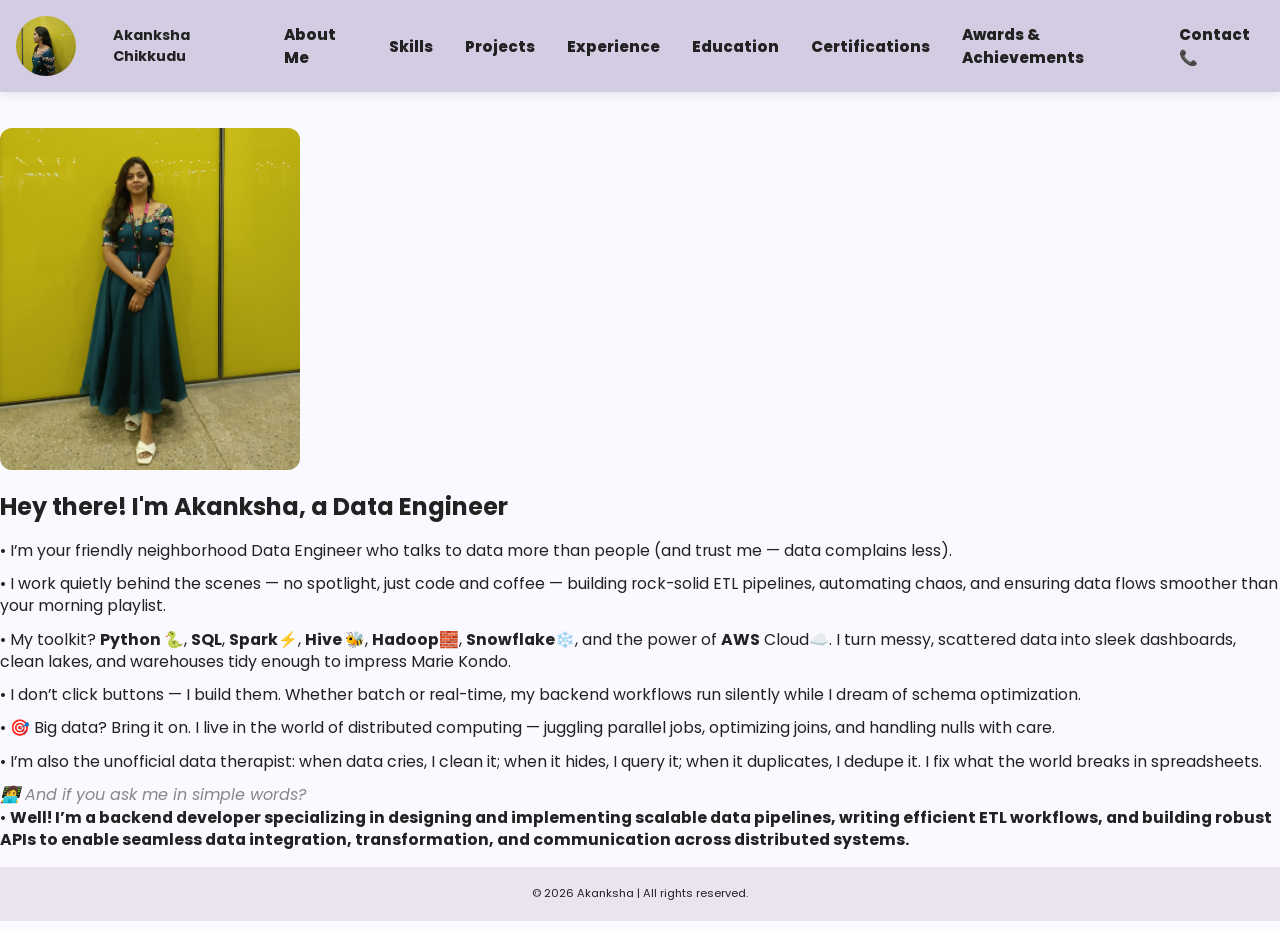
<file: index.html>
<!DOCTYPE html>
<html lang="en">
<head>
  <meta charset="UTF-8" />
  <meta name="viewport" content="width=device-width, initial-scale=1.0" />
  <title>Certifications | Akanksha</title>
  <link href="https://fonts.googleapis.com/css2?family=Poppins:wght@300;500;700&display=swap" rel="stylesheet">
  <link rel="stylesheet" href="https://cdnjs.cloudflare.com/ajax/libs/font-awesome/6.5.0/css/all.min.css">
  <style>
    * {
      margin: 0;
      padding: 0;
      box-sizing: border-box;
    }
    body {
      font-family: 'Poppins', sans-serif;
      color: #222;
      background: #f9f9ff;
    }
    nav {
      position: fixed;
      top: 0;
      width: 100%;
      background: #d3cce3;
      display: flex;
      justify-content: center;
      align-items: center;
      gap: 2rem;
      padding: 1rem;
      box-shadow: 0 2px 10px rgba(0,0,0,0.1);
      z-index: 1000;
      font-size: 2rem;
    }
    nav img {
      height: 60px;
      width: 60px;
      border-radius: 50%;
    }
    nav span {
      font-weight: bold;
      margin-left: 0.3rem;
      font-size: 0.9rem;
    }
    nav a {
      color: #222;
      text-decoration: none;
      font-weight: 800;
      font-size: 0.95rem;

    }
    .container {
      padding-top: 8rem;
      max-width: 1900px;
      margin: auto;
      align-items: center;
      line-height: 1.4;
      margin-bottom: 8px; /* default is often 16px or 1em */
    }
    .profile-img {
      width: 300px;
      height: auto;
      border-radius: 12px;
      display: flex;
      justify-content: center;
      margin-bottom: 20px;
    }
    .content {
      flex: 1;
    }
    h1 {
      font-size: 1.5rem;
      margin-bottom: 1rem;
    }
    h2 {
      font-size: 3rem;
      margin-bottom: 2rem;
    }
    h3 {
      font-size: 0.99rem;
      margin-bottom: 0.7rem;
      font-weight: normal;
    }
    .section {
      background: #fff;
      padding: 2rem;
      margin-bottom: 2rem;
      border-radius: 12px;
      box-shadow: 0 4px 15px rgba(0,0,0,0.05);
      font-size: 1.3rem;
      text-align: left;
    }
    .section h3 {
      color: #333;
      margin-bottom: 2rem;
      font-size: 5rem;
    }
    .section ul {
      padding-left: 1.5rem;
      font-size: 1.3rem;
      color: #555;
    }
    .section ul li {
      margin-bottom: 0.75rem;
    }
    .contact {
      background: #fff;
      padding: 2rem;
      border-radius: 12px;
      box-shadow: 0 4px 15px rgba(0,0,0,0.05);
      font-size: 1.3rem;
    }
    .contact h3 {
      font-size: 1.7rem;
      margin-bottom: 1rem;
    }
    .contact p, .contact a {
      margin-bottom: 0.75rem;
      display: flex;
      align-items: center;
      color: #555;
      font-size: 1.2rem;
      text-decoration: none;
    }
    .contact i {
      margin-right: 0.5rem;
      color: #0077b5;
    }
    .contact a[href*="github"] i {
      color: #333;
    }
    footer {
      text-align: center;
      padding: 1.2rem;
      background: #e9e4f0;
      margin-top: 1rem;
      font-size: 0.7rem;
    }
  </style>
</head>
<body>
  <nav>
    <img src="profile.jpg" alt="Akanksha">
    <span>Akanksha Chikkudu</span>
    <a href="Aboutme.html">About Me</a>
    <a href="skills.html">Skills</a>
    <a href="projects.html">Projects</a>
    <a href="experience.html">Experience</a>
    <a href="education.html">Education</a>
    <a href="certifications.html">Certifications</a>
    <a href="Awards.html">Awards & Achievements</a>
    <a href="Contact.html">Contact 📞</a>
  </nav>

  <div class="container">
    <img src="akki.jpg" alt="Akanksha" class="profile-img">
    <h1>Hey there! I'm Akanksha, a Data Engineer</h1>
    <h3>• I’m your friendly neighborhood Data Engineer who talks to data more than people (and trust me — data complains less).</h3>
    <h3>• I work quietly behind the scenes — no spotlight, just code and coffee — building rock-solid ETL pipelines, automating chaos, and ensuring data flows smoother than your morning playlist.</h3>
    <h3>• My toolkit? <strong>Python 🐍</strong>, <strong>SQL</strong>, <strong>Spark⚡</strong>, <strong>Hive 🐝</strong>, <strong>Hadoop🧱</strong>, <strong>Snowflake❄️</strong>, and the power of <strong>AWS</strong> Cloud☁️. I turn messy, scattered data into sleek dashboards, clean lakes, and warehouses tidy enough to impress Marie Kondo.</h3>
    <h3>• I don’t click buttons — I build them. Whether batch or real-time, my backend workflows run silently while I dream of schema optimization.</h3>
    <h3>• 🎯 Big data? Bring it on. I live in the world of distributed computing — juggling parallel jobs, optimizing joins, and handling nulls with care.</h3>
    <h3>• I’m also the unofficial data therapist: when data cries, I clean it; when it hides, I query it; when it duplicates, I dedupe it. I fix what the world breaks in spreadsheets.</h3>  
    <p style="font-size: 1rem; font-style: italic; color: #888;">👩‍💻 And if you ask me in simple words?</p>
    <h3>• <strong>Well! I’m a backend developer specializing in designing and implementing scalable data pipelines, writing efficient ETL workflows, and building robust APIs to enable seamless data integration, transformation, and communication across distributed systems.</strong></h3>


  <footer>
    <p>&copy; 2026 Akanksha | All rights reserved.</p>
  </footer>
</body>
</html>
</file>
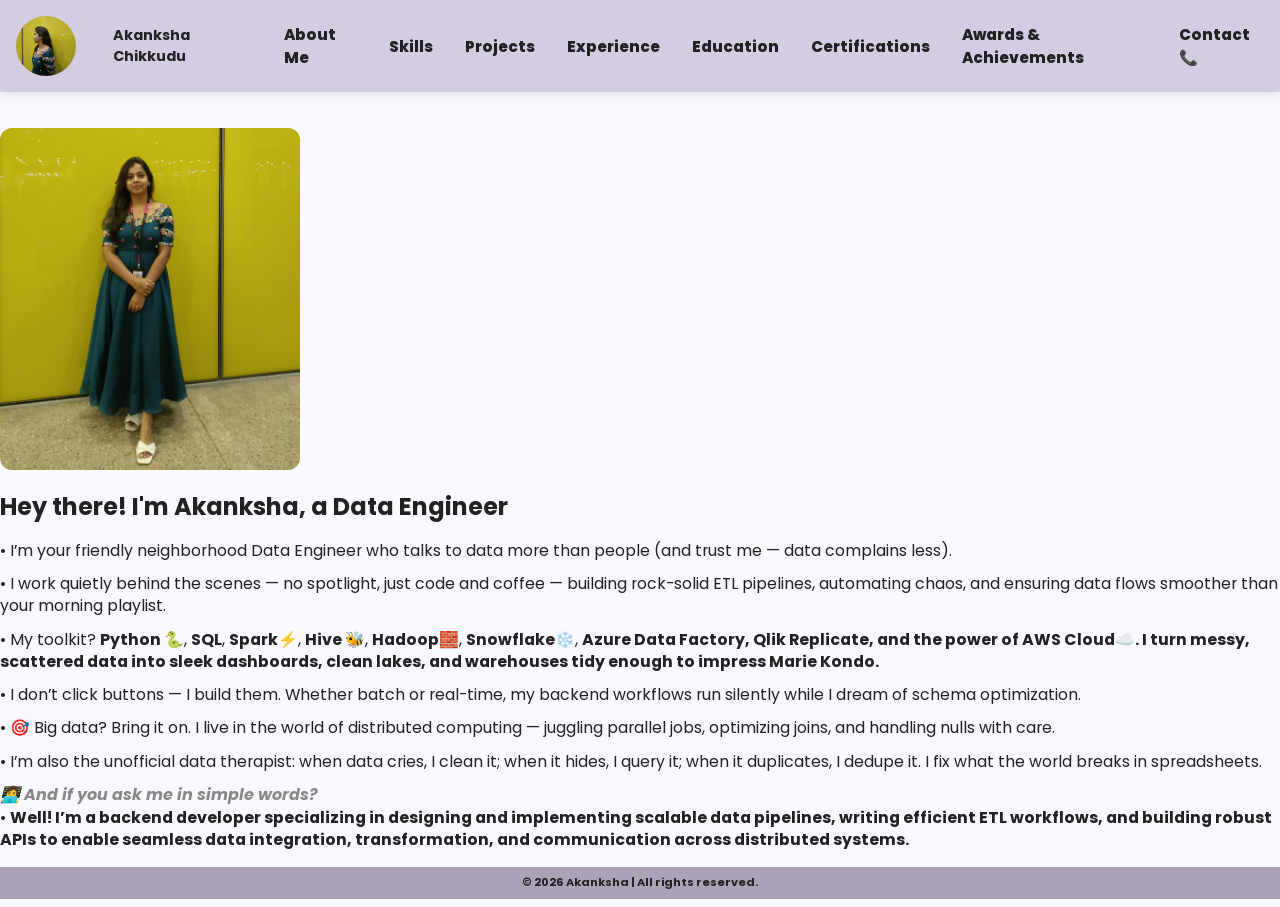
<file: Aboutme.html>
<!DOCTYPE html>
<html lang="en">
<head>
  <meta charset="UTF-8" />
  <meta name="viewport" content="width=device-width, initial-scale=1.0" />
  <title>Certifications | Akanksha</title>
  <link href="https://fonts.googleapis.com/css2?family=Poppins:wght@300;500;700&display=swap" rel="stylesheet">
  <link rel="stylesheet" href="https://cdnjs.cloudflare.com/ajax/libs/font-awesome/6.5.0/css/all.min.css">
  <style>
    * {
      margin: 0;
      padding: 0;
      box-sizing: border-box;
    }
    body {
      font-family: 'Poppins', sans-serif;
      color: #222;
      background: #f9f9ff;
    }
    nav {
      position: fixed;
      top: 0;
      width: 100%;
      background: #d3cce3;
      display: flex;
      justify-content: center;
      align-items: center;
      gap: 2rem;
      padding: 1rem;
      box-shadow: 0 2px 10px rgba(0,0,0,0.1);
      z-index: 1000;
      font-size: 2rem;
    }
    nav img {
      height: 60px;
      width: 60px;
      border-radius: 50%;
    }
    nav span {
      font-weight: bold;
      margin-left: 0.3rem;
      font-size: 0.9rem;
    }
    nav a {
      color: #222;
      text-decoration: none;
      font-weight: 800;
      font-size: 0.95rem;

    }
    .container {
      padding-top: 8rem;
      max-width: 1900px;
      margin: auto;
      align-items: center;
      line-height: 1.4;
      margin-bottom: 8px; /* default is often 16px or 1em */
    }
    .profile-img {
      width: 300px;
      height: auto;
      border-radius: 12px;
      display: flex;
      justify-content: center;
      margin-bottom: 20px;
    }
    .content {
      flex: 1;
    }
    h1 {
      font-size: 1.5rem;
      margin-bottom: 1rem;
    }
    h2 {
      font-size: 1.1rem;
      margin-bottom: 2rem;
    }
    h3 {
      font-size: 0.99rem;
      margin-bottom: 0.7rem;
      font-weight: normal;
    }
    .section {
      background: #fff;
      padding: 2rem;
      margin-bottom: 2rem;
      border-radius: 12px;
      box-shadow: 0 4px 15px rgba(0,0,0,0.05);
      font-size: 1.3rem;
      text-align: left;
    }
    .section h3 {
      color: #333;
      margin-bottom: 2rem;
      font-size: 5rem;
    }
    .section ul {
      padding-left: 1.5rem;
      font-size: 1.3rem;
      color: #555;
    }
    .section ul li {
      margin-bottom: 0.75rem;
    }
    .contact {
      background: #fff;
      padding: 2rem;
      border-radius: 12px;
      box-shadow: 0 4px 15px rgba(0,0,0,0.05);
      font-size: 1.3rem;
    }
    .contact h3 {
      font-size: 1.7rem;
      margin-bottom: 1rem;
    }
    .contact p, .contact a {
      margin-bottom: 0.75rem;
      display: flex;
      align-items: center;
      color: #555;
      font-size: 1.2rem;
      text-decoration: none;
    }
    .contact i {
      margin-right: 0.5rem;
      color: #0077b5;
    }
    .contact a[href*="github"] i {
      color: #333;
    }
    footer {
      text-align: center;
      padding: 0.5rem;
      background: #aca2b8;
      margin-top: 1rem;
      font-size: 0.7rem;
    } 
  </style>
</head>
<body>
  <nav>
    <img src="profile.jpg" alt="Akanksha">
    <span>Akanksha Chikkudu</span>
    <a href="Aboutme.html">About Me</a>
    <a href="skills.html">Skills</a>
    <a href="projects.html">Projects</a>
    <a href="experience.html">Experience</a>
    <a href="education.html">Education</a>
    <a href="certifications.html">Certifications</a>
    <a href="Awards.html">Awards & Achievements</a>
    <a href="Contact.html">Contact 📞</a>
  </nav>

  <div class="container">
    <img src="akki.jpg" alt="Akanksha" class="profile-img">
    <h1>Hey there! I'm Akanksha, a Data Engineer</h1>
    <h3>• I’m your friendly neighborhood Data Engineer who talks to data more than people (and trust me — data complains less).</h3>
    <h3>• I work quietly behind the scenes — no spotlight, just code and coffee — building rock-solid ETL pipelines, automating chaos, and ensuring data flows smoother than your morning playlist.</h3>
    <h3>• My toolkit? <strong>Python 🐍</strong>, <strong>SQL</strong>, <strong>Spark⚡</strong>, <strong>Hive 🐝</strong>, <strong>Hadoop🧱</strong>, <strong>Snowflake❄️</strong>, <strong>Azure Data Factory, <strong>Qlik Replicate, and the power of <strong>AWS</strong> Cloud☁️. I turn messy, scattered data into sleek dashboards, clean lakes, and warehouses tidy enough to impress Marie Kondo.</h3>
    <h3>• I don’t click buttons — I build them. Whether batch or real-time, my backend workflows run silently while I dream of schema optimization.</h3>
    <h3>• 🎯 Big data? Bring it on. I live in the world of distributed computing — juggling parallel jobs, optimizing joins, and handling nulls with care.</h3>
    <h3>• I’m also the unofficial data therapist: when data cries, I clean it; when it hides, I query it; when it duplicates, I dedupe it. I fix what the world breaks in spreadsheets.</h3>  
    <p style="font-size: 1rem; font-style: italic; color: #888;">👩‍💻 And if you ask me in simple words?</p>
    <h3>• <strong>Well! I’m a backend developer specializing in designing and implementing scalable data pipelines, writing efficient ETL workflows, and building robust APIs to enable seamless data integration, transformation, and communication across distributed systems.</strong></h3>


  <footer>
    <p>&copy; 2026 Akanksha | All rights reserved.</p>
  </footer>
</body>
</html>
</file>
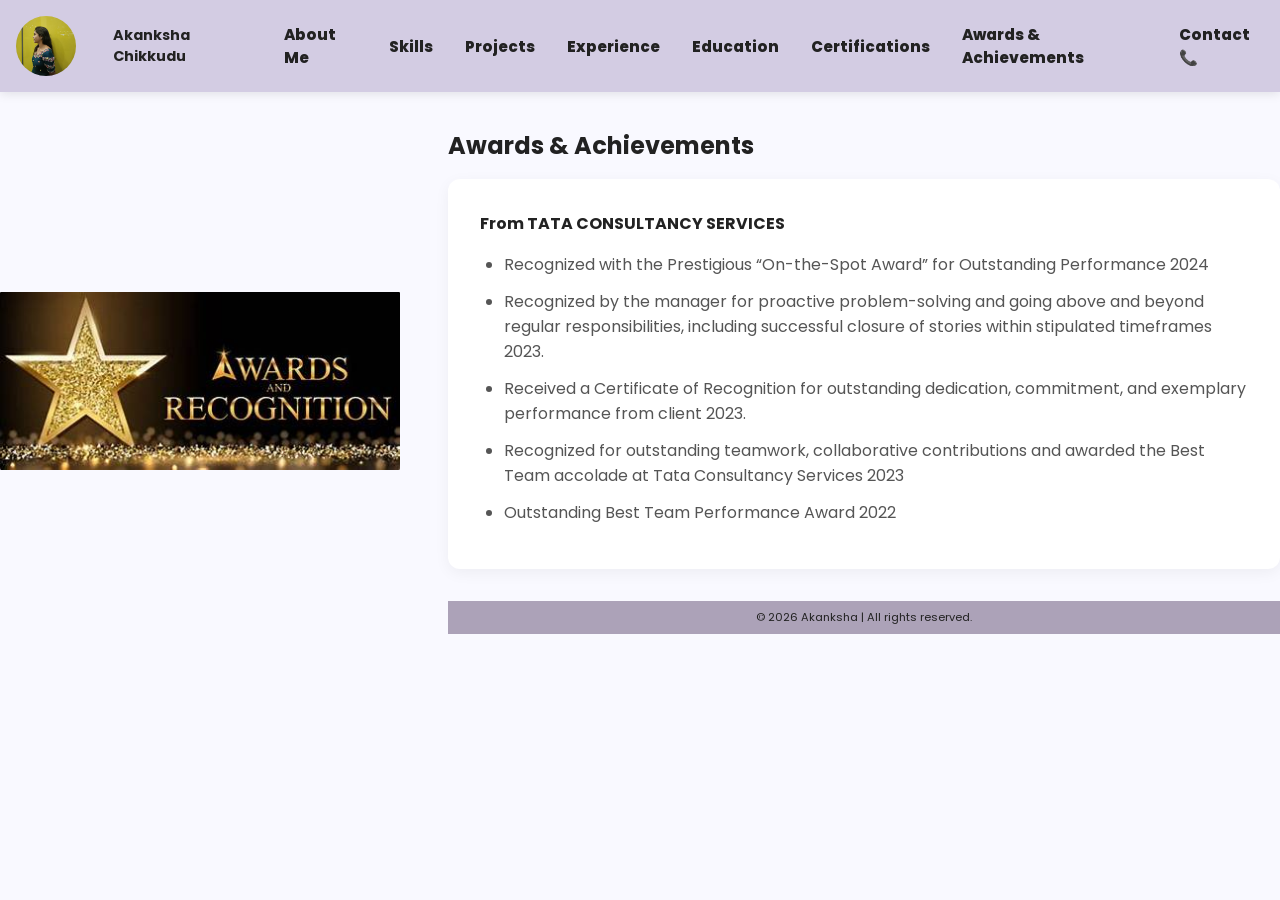
<file: Awards.html>
<!DOCTYPE html>
<html lang="en">
<head>
  <meta charset="UTF-8" />
  <meta name="viewport" content="width=device-width, initial-scale=1.0" />
  <title>Certifications | Akanksha</title>
  <link href="https://fonts.googleapis.com/css2?family=Poppins:wght@300;500;700&display=swap" rel="stylesheet">
  <link rel="stylesheet" href="https://cdnjs.cloudflare.com/ajax/libs/font-awesome/6.5.0/css/all.min.css">
  <style>
    * {
      margin: 0;
      padding: 0;
      box-sizing: border-box;
    }
    body {
      font-family: 'Poppins', sans-serif;
      color: #222;
      background: #f9f9ff;
    }
    nav {
      position: fixed;
      top: 0;
      width: 100%;
      background: #d3cce3;
      display: flex;
      justify-content: center;
      align-items: center;
      gap: 2rem;
      padding: 1rem;
      box-shadow: 0 2px 10px rgba(0,0,0,0.1);
      z-index: 1000;
      font-size: 2rem;
    }
    nav img {
      height: 60px;
      width: 60px;
      border-radius: 50%;
    }
    nav span {
      font-weight: bold;
      margin-left: 0.3rem;
      font-size: 0.9rem;
    }
    nav a {
      color: #222;
      text-decoration: none;
      font-weight: 800;
      font-size: 0.95rem;
    }
    .container {
      padding-top: 8rem;
      max-width: 1900px;
      margin: auto;
      display: flex;
      align-items: center;
      justify-content: flex-start;
      gap: 3rem;
    }
    .profile-img {
      width: 400px;
      height: auto;
      border-radius: 1px;
      object-fit: cover;
    }
    .content {
      flex: 1;
    }
    h1 {
      font-size: 1.5rem;
      margin-bottom: 1rem;
    }
     h4 {
      font-size: 1rem;
      margin-bottom: 1rem;
    }
    .section {
      background: #fff;
      padding: 2rem;
      margin-bottom: 2rem;
      border-radius: 12px;
      box-shadow: 0 4px 15px rgba(0,0,0,0.05);
      font-size: 1.3rem;
      text-align: left;
    }
    .section h3 {
      color: #333;
      margin-bottom: 0.75rem;
      font-size: 0.99rem;
    }
    .section ul {
      padding-left: 1.5rem;
      font-size: 1.6rem;
      color: #555;
    }
    .section ul li {
      font-size: 1rem;
      margin-bottom: 0.75rem;
    }
    .contact {
      background: #fff;
      padding: 2rem;
      border-radius: 12px;
      box-shadow: 0 4px 15px rgba(0,0,0,0.05);
      font-size: 1.3rem;
    }
    .contact h3 {
      font-size: 0.999rem;
      margin-bottom: 0.75rem;
    }
    .contact p, .contact a {
      margin-bottom: 0.75rem;
      display: flex;
      align-items: center;
      color: #555;
      font-size: 1.2rem;
      text-decoration: none;
    }
    h2 {
      font-size: 1rem;
      margin-bottom: 1rem;
    }
    .contact i {
      margin-right: 0.5rem;
      color: #0077b5;
    }
    .contact a[href*="github"] i {
      color: #333;
    }
    footer {
      text-align: center;
      padding: 0.5rem;
      background: #aca2b8;
      margin-top: 1rem;
      font-size: 0.7rem;
    }
  </style>
</head>
<body>
  <nav>
    <img src="profile.jpg" alt="Akanksha">
    <span>Akanksha Chikkudu</span>
    <a href="Aboutme.html">About Me</a>
    <a href="skills.html">Skills</a>
    <a href="projects.html">Projects</a>
    <a href="experience.html">Experience</a>
    <a href="education.html">Education</a>
    <a href="certifications.html">Certifications</a>
    <a href="Awards.html">Awards & Achievements</a>
    <a href="Contact.html">Contact 📞</a>
  </nav>
  <div class="container">
    <img src="aw.jpg" alt="Akanksha" class="profile-img">
    <div class="content">
      <h1>Awards & Achievements</h1>
      <div class="section">
        <h2>From TATA CONSULTANCY SERVICES</h2>
        <ul>
          <li>Recognized with the Prestigious “On-the-Spot Award” for Outstanding Performance 2024</li>
          <li>Recognized by the manager for proactive problem-solving and going above and beyond regular responsibilities, including successful closure of stories within stipulated timeframes 2023.</li>  
          <li>Received a Certificate of Recognition for outstanding dedication, commitment, and exemplary performance from client 2023.</li>
          <li>Recognized for outstanding teamwork, collaborative contributions and awarded the Best Team accolade at Tata Consultancy Services 2023</li>
          <li>Outstanding Best Team Performance Award 2022</li>
        </ul>
      </div>


  <footer>
    <p>&copy; 2026 Akanksha | All rights reserved.</p>
  </footer>
</body>
</html>
</file>
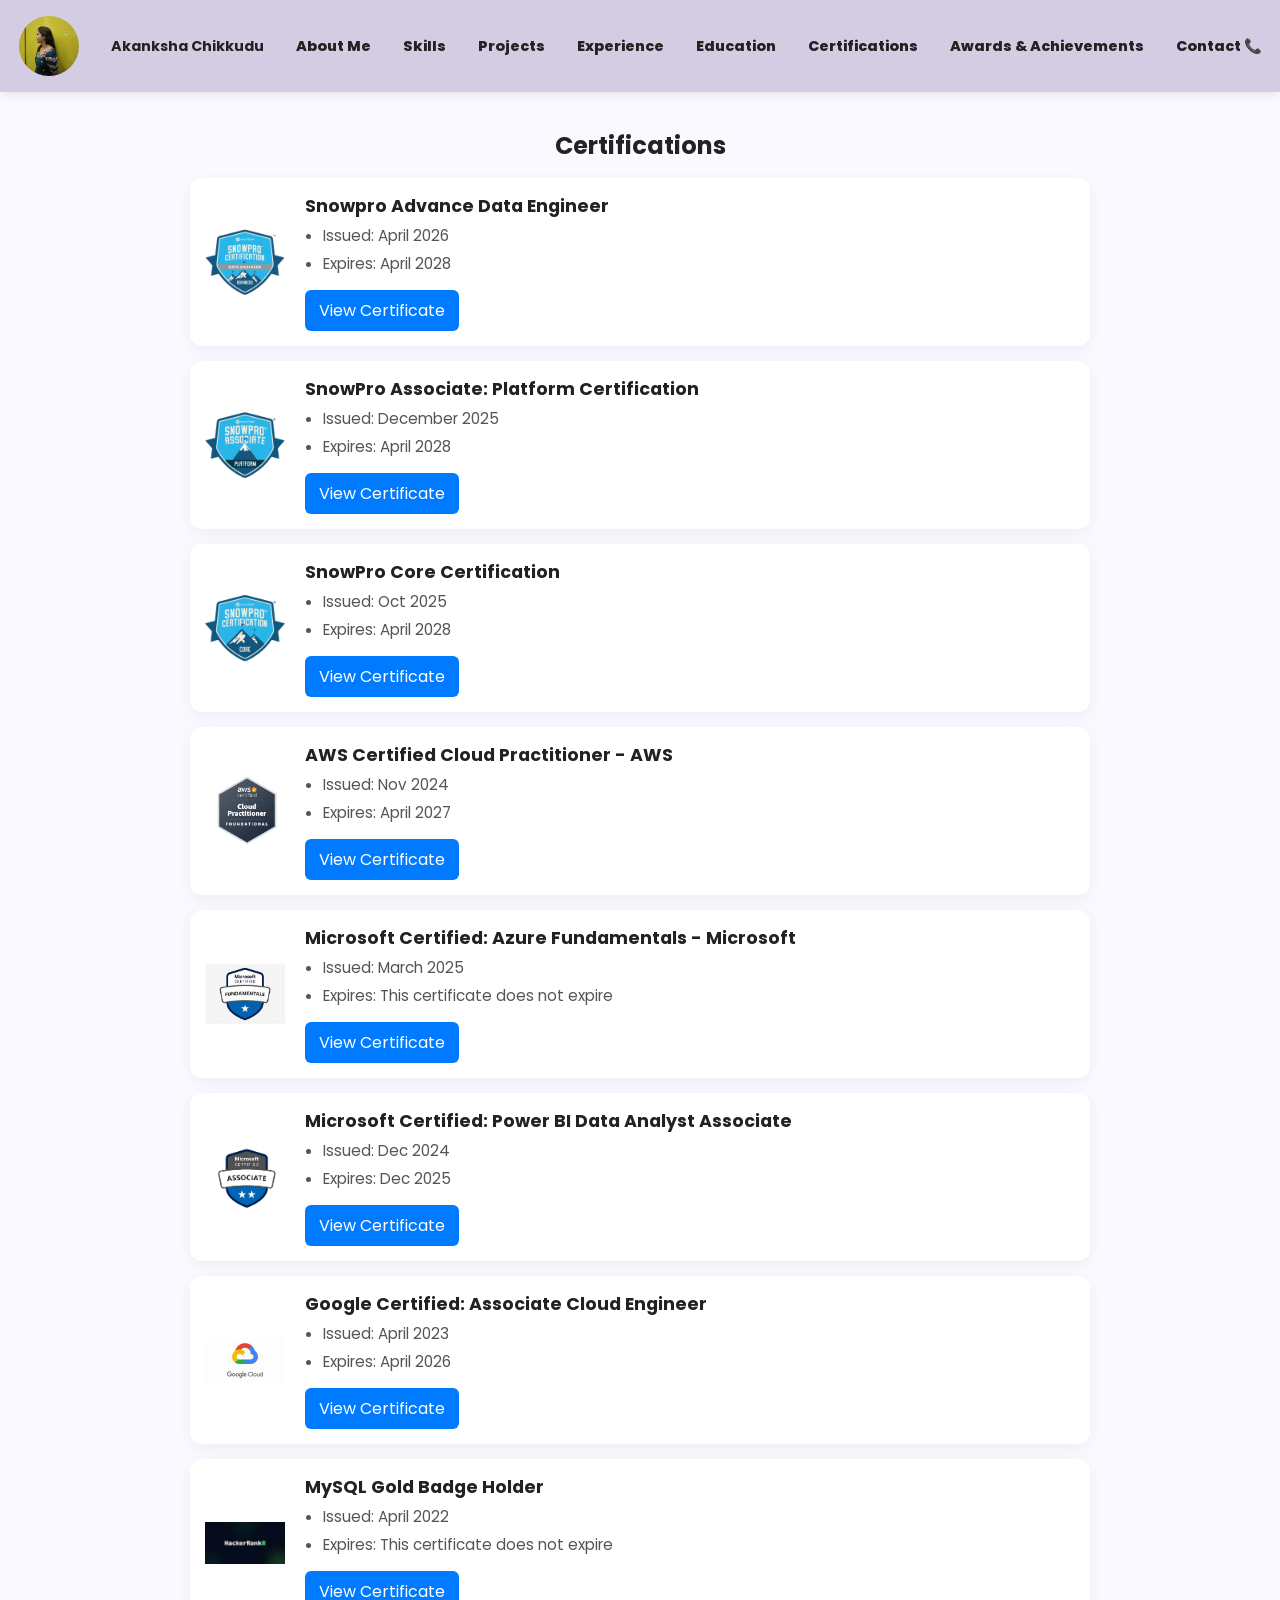
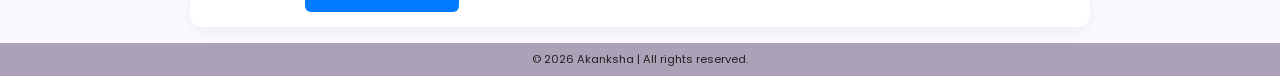
<file: certifications.html>
<!DOCTYPE html>
<html lang="en">
<head>
  <meta charset="UTF-8" />
  <meta name="viewport" content="width=device-width, initial-scale=1.0" />
  <title>Certifications | Akanksha</title>

  <link href="https://fonts.googleapis.com/css2?family=Poppins:wght@300;500;700&display=swap" rel="stylesheet">

  <style>
    * {
      margin: 0;
      padding: 0;
      box-sizing: border-box;
    }

    body {
      font-family: 'Poppins', sans-serif;
      color: #222;
      background: #f9f9ff;
    }

    /* NAVBAR */
    nav {
      position: fixed;
      top: 0;
      width: 100%;
      background: #d3cce3;
      display: flex;
      justify-content: center;
      align-items: center;
      gap: 2rem;
      padding: 1rem;
      box-shadow: 0 2px 10px rgba(0,0,0,0.1);
      z-index: 1000;
    }

    nav img {
      height: 60px;
      width: 60px;
      border-radius: 50%;
    }

    nav span {
      font-weight: bold;
      font-size: 0.9rem;
    }

    nav a {
      color: #222;
      text-decoration: none;
      font-weight: 800;
      font-size: 0.9rem;
    }

    /* MAIN CONTAINER */
    .main {
      padding-top: 8rem;
      text-align: center;

    }

    h1 {
      font-size: 1.5rem;
      margin-bottom: 0.1rem;
    }

    /* CERTIFICATION CARD */
    .cert-card {
      display: flex;
      align-items: center;
      gap: 20px;

      background: #fff;
      padding: 15px;
      margin: 15px auto;
      border-radius: 12px;
      max-width: 900px;

      box-shadow: 0 4px 15px rgba(0,0,0,0.05);
    }

    .cert-img {
      width: 80px;
      height: auto;
    }

    .cert-content {
      text-align: left;
    }

    .cert-content h3 {
      font-size: 1.1rem;
      margin-bottom: 5px;
    }

    .cert-content ul {
      padding-left: 18px;
      font-size: 0.95rem;
      color: #555;
    }

    .cert-content li {
      margin-bottom: 5px;
    }


    /* MOBILE */
    @media (max-width: 600px) {
      .cert-card {
        flex-direction: column;
        text-align: center;
      }

      .cert-content {
        text-align: center;
      }
    }
    .cert-btn {
  display: inline-block;
  margin-top: 10px;
  padding: 8px 14px;
  background-color: #007bff;
  color: white;
  text-decoration: none;
  border-radius: 6px;
}

.cert-btn:hover {
  background-color: #0056b3;
}
    footer {
      text-align: center;
      padding: 0.5rem;
      background: #aca2b8;
      margin-top: 1rem;
      font-size: 0.7rem;
    }
  </style>
</head>

<body>

  <!-- NAVBAR -->
  <nav>
    <img src="profile.jpg" alt="Akanksha">
    <span>Akanksha Chikkudu</span>
    <a href="Aboutme.html">About Me</a>
    <a href="skills.html">Skills</a>
    <a href="projects.html">Projects</a>
    <a href="experience.html">Experience</a>
    <a href="education.html">Education</a>
    <a href="certifications.html">Certifications</a>
    <a href="Awards.html">Awards & Achievements</a>
    <a href="Contact.html">Contact 📞</a>
  </nav>

  <!-- MAIN -->
  <div class="main">
    <h1>Certifications</h1>
     <div class="cert-card">
      <img src="DE.png" class="cert-img">
      <div class="cert-content">
        <h3>Snowpro Advance Data Engineer</h3>
        <ul>
          <li>Issued: April 2026</li>
          <li>Expires: April 2028</li>
        </ul>

        <a href="https://achieve.snowflake.com/2dd149f0-632c-4854-88d8-37d581a2e26e#acc.spVgWyOU" target="_blank" class="cert-btn">
      View Certificate
    </a>
  </div>
</div>

    <div class="cert-card">
      <img src="PF.png" class="cert-img">
      <div class="cert-content">
        <h3>SnowPro Associate: Platform Certification</h3>
        <ul>
          <li>Issued: December 2025</li>
          <li>Expires: April 2028</li>
        </ul>

        <a href="https://achieve.snowflake.com/cc23b3ed-cc75-4b3e-9665-7848660a44f2#acc.16o4mPZN" target="_blank" class="cert-btn">
      View Certificate
    </a>
  </div>
 </div>

     <div class="cert-card">
      <img src="Core.png" class="cert-img">
      <div class="cert-content">
        <h3>SnowPro Core Certification</h3>
        <ul>
          <li>Issued: Oct 2025</li>
          <li>Expires: April 2028</li>
        </ul>
        <a href="https://achieve.snowflake.com/43d8d078-1395-40ae-bbd2-b09350d8c59c#acc.hSvkuBTp" target="_blank" class="cert-btn">
      View Certificate
    </a>
  </div>
</div>

    <div class="cert-card">
      <img src="AWS core.png" class="cert-img">
      <div class="cert-content">
        <h3>AWS Certified Cloud Practitioner - AWS</h3>
        <ul>
          <li>Issued: Nov 2024</li>
          <li>Expires: April 2027</li>
        </ul>

         <a href="https://www.credly.com/badges/41ec35fb-1ced-45fc-a843-cd0ae9c89e53/linked_in_profile" target="_blank" class="cert-btn">
      View Certificate
    </a>
  </div>
</div>

    <div class="cert-card">
      <img src="fundaments.jpg" class="cert-img">
      <div class="cert-content">
        <h3>Microsoft Certified: Azure Fundamentals - Microsoft</h3>
        <ul>
          <li>Issued: March 2025</li>
          <li>Expires: This certificate does not expire</li>
        </ul>

        <a href="https://learn.microsoft.com/en-us/users/chikkuduakanksha-3772/credentials/efeb496c2498c4e0?ref=https%3A%2F%2Fwww.linkedin.com%2F" target="_blank" class="cert-btn">
      View Certificate
    </a>
  </div>
</div>

    <div class="cert-card">
      <img src="associate.png" class="cert-img">
      <div class="cert-content">
        <h3>Microsoft Certified: Power BI Data Analyst Associate</h3>
        <ul>
          <li>Issued: Dec 2024</li>
          <li>Expires: Dec 2025</li>
        </ul>

        <a href="https://learn.microsoft.com/en-us/users/chikkuduakanksha-3772/credentials/f726526573fb7793?ref=https%3A%2F%2Fwww.linkedin.com%2F" target="_blank" class="cert-btn">
      View Certificate
    </a>
    </div>
  </div>

    <div class="cert-card">
      <img src="gcp.jpg" class="cert-img">
      <div class="cert-content">
        <h3>Google Certified: Associate Cloud Engineer</h3>
        <ul>
          <li>Issued: April 2023</li>
          <li>Expires: April 2026</li>
        </ul>

        <a href="https://www.credly.com/badges/1adc95f1-ebb0-4ec5-8223-886a47fb7ab7/linked_in_profile" target="_blank" class="cert-btn">
      View Certificate
    </a>
  </div>
 </div>

    <div class="cert-card">
      <img src="hk.jpg" class="cert-img">
      <div class="cert-content">
        <h3>MySQL Gold Badge Holder</h3>
        <ul>
          <li>Issued: April 2022</li>
          <li>Expires: This certificate does not expire</li>
        </ul>

        <a href="https://www.hackerrank.com/profile/akankshachikkud1" target="_blank" class="cert-btn">
      View Certificate
    </a>
  </div>
</div>

  </div>

  <!-- FOOTER -->
  <footer>
    <p>&copy; 2026 Akanksha | All rights reserved.</p>
  </footer>

</body>
</html>
</file>
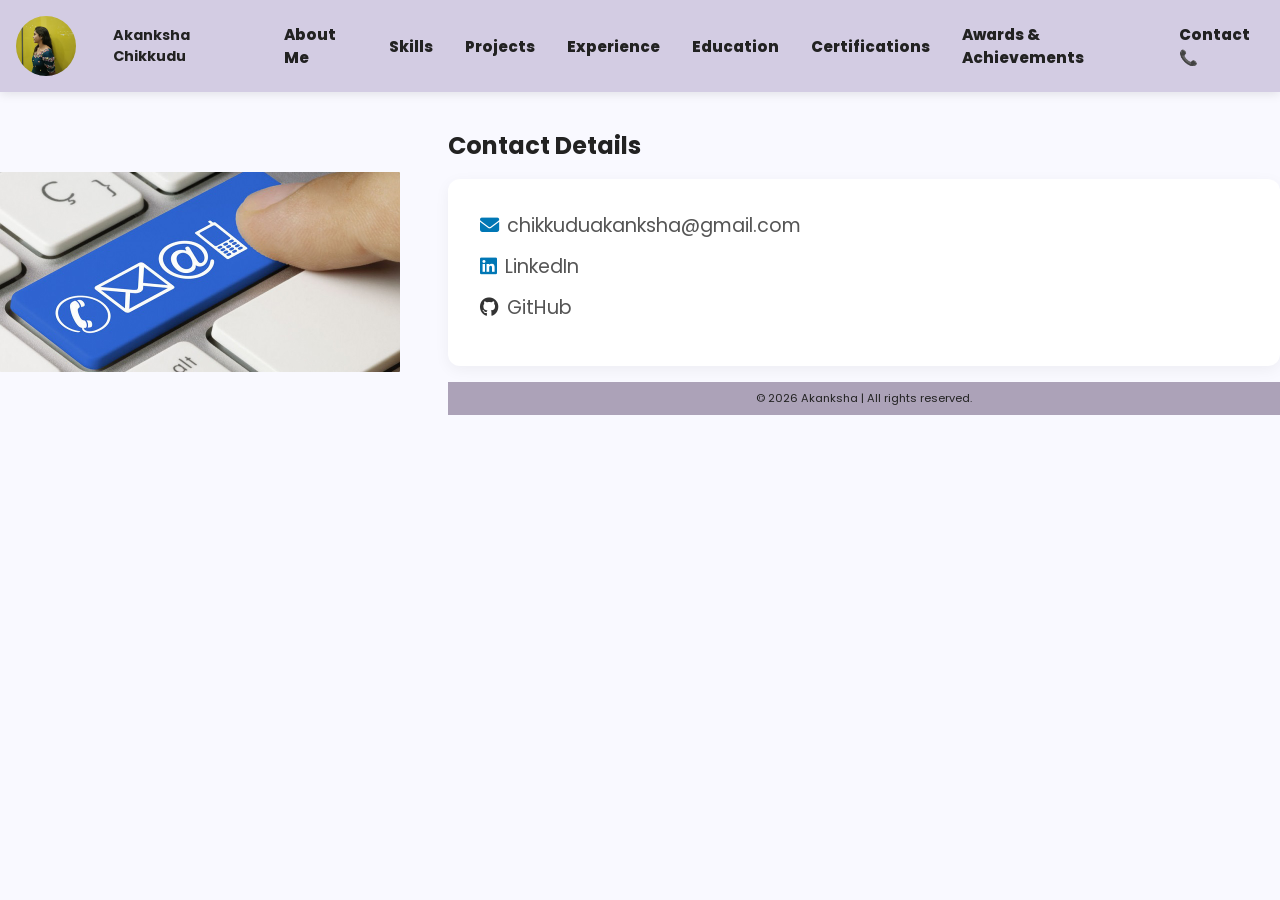
<file: Contact.html>
<!DOCTYPE html>
<html lang="en">
<head>
  <meta charset="UTF-8" />
  <meta name="viewport" content="width=device-width, initial-scale=1.0" />
  <title>Certifications | Akanksha</title>
  <link href="https://fonts.googleapis.com/css2?family=Poppins:wght@300;500;700&display=swap" rel="stylesheet">
  <link rel="stylesheet" href="https://cdnjs.cloudflare.com/ajax/libs/font-awesome/6.5.0/css/all.min.css">
  <style>
    * {
      margin: 0;
      padding: 0;
      box-sizing: border-box;
    }
    body {
      font-family: 'Poppins', sans-serif;
      color: #222;
      background: #f9f9ff;
    }
    nav {
      position: fixed;
      top: 0;
      width: 100%;
      background: #d3cce3;
      display: flex;
      justify-content: center;
      align-items: center;
      gap: 2rem;
      padding: 1rem;
      box-shadow: 0 2px 10px rgba(0,0,0,0.1);
      z-index: 1000;
      font-size: 2rem;
    }
    nav img {
      height: 60px;
      width: 60px;
      border-radius: 50%;
    }
    nav span {
      font-weight: bold;
      margin-left: 0.3rem;
      font-size: 0.9rem;
    }
    nav a {
      color: #222;
      text-decoration: none;
      font-weight: 800;
      font-size: 0.95rem;
    }
    .container {
      padding-top: 8rem;
      max-width: 1900px;
      margin: auto;
      display: flex;
      align-items: center;
      justify-content: flex-start;
      gap: 3rem;
    }
    .profile-img {
      width: 400px;
      height: auto;
      border-radius: 1px;
      object-fit: cover;
    }
    .content {
      flex: 1;
    }
    h1 {
      font-size: 1.5rem;
      margin-bottom: 1rem;
    }
     h4 {
      font-size: 1rem;
      margin-bottom: 1rem;
    }
    .section {
      background: #fff;
      padding: 2rem;
      margin-bottom: 2rem;
      border-radius: 12px;
      box-shadow: 0 4px 15px rgba(0,0,0,0.05);
      font-size: 1.3rem;
      text-align: left;
    }
    .section h3 {
      color: #333;
      margin-bottom: 0.75rem;
      font-size: 0.99rem;
    }
    .section ul {
      padding-left: 1.5rem;
      font-size: 1.6rem;
      color: #555;
    }
    .section ul li {
      font-size: 1rem;
      margin-bottom: 0.75rem;
    }
    .contact {
      background: #fff;
      padding: 2rem;
      border-radius: 12px;
      box-shadow: 0 4px 15px rgba(0,0,0,0.05);
      font-size: 1.3rem;
    }
    .contact h3 {
      font-size: 0.999rem;
      margin-bottom: 0.75rem;
    }
    .contact p, .contact a {
      margin-bottom: 0.75rem;
      display: flex;
      align-items: center;
      color: #555;
      font-size: 1.2rem;
      text-decoration: none;
    }
    h2 {
      font-size: 1.3rem;
      margin-bottom: 1rem;
    }
    .contact i {
      margin-right: 0.5rem;
      color: #0077b5;
    }
    .contact a[href*="github"] i {
      color: #333;
    }
    footer {
      text-align: center;
      padding: 0.5rem;
      background: #aca2b8;
      margin-top: 1rem;
      font-size: 0.7rem;
    }
  </style>
</head>
<body>
  <nav>
<img src="profile.jpg" alt="Akanksha">
    <span>Akanksha Chikkudu</span>
    <a href="Aboutme.html">About Me</a>
    <a href="skills.html">Skills</a>
    <a href="projects.html">Projects</a>
    <a href="experience.html">Experience</a>
    <a href="education.html">Education</a>
    <a href="certifications.html">Certifications</a>
    <a href="Awards.html">Awards & Achievements</a>
    <a href="Contact.html">Contact 📞</a>
  </nav>
<div class="container">
    <img src="contact.jpg" alt="Akanksha" class="profile-img">
    <div class="content">
      <h1>Contact Details</h1>
      <div class="contact">
        <p><i class="fas fa-envelope"></i> chikkuduakanksha@gmail.com</p>
        <a href="https://www.linkedin.com/in/chikkuduakanksha/" target="_blank"><i class="fab fa-linkedin"></i> LinkedIn</a>
        <a href="https://github.com/Chikkuduakanksha" target="_blank"><i class="fab fa-github"></i> GitHub</a>
      </div>

  <footer>
    <p>&copy; 2026 Akanksha | All rights reserved.</p>
  </footer>
</body>
</html>
</file>
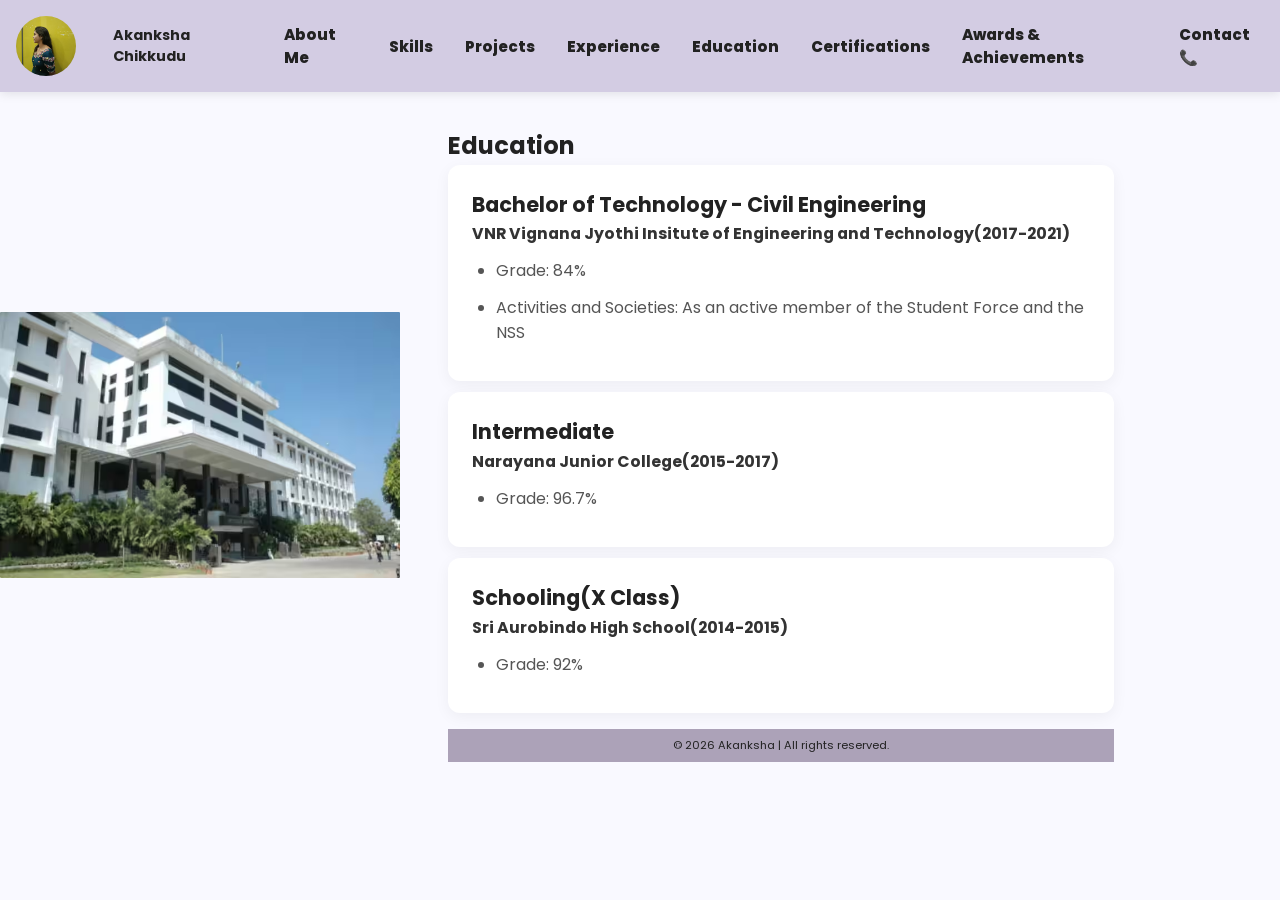
<file: education.html>
<!DOCTYPE html>
<html lang="en">
<head>
  <meta charset="UTF-8" />
  <meta name="viewport" content="width=device-width, initial-scale=1.0" />
  <title>Certifications | Akanksha</title>
  <link href="https://fonts.googleapis.com/css2?family=Poppins:wght@300;500;700&display=swap" rel="stylesheet">
  <link rel="stylesheet" href="https://cdnjs.cloudflare.com/ajax/libs/font-awesome/6.5.0/css/all.min.css">
  <style>
    * {
      margin: 0;
      padding: 0;
      box-sizing: border-box;
    }
    body {
      font-family: 'Poppins', sans-serif;
      color: #222;
      background: #f9f9ff;
    }
    nav {
      position: fixed;
      top: 0;
      width: 100%;
      background: #d3cce3;
      display: flex;
      justify-content: center;
      align-items: center;
      gap: 2rem;
      padding: 1rem;
      box-shadow: 0 2px 10px rgba(0,0,0,0.1);
      z-index: 1000;
      font-size: 2rem;
    }
    nav img {
      height: 60px;
      width: 60px;
      border-radius: 50%;
    }
    nav span {
      font-weight: bold;
      margin-left: 0.3rem;
      font-size: 0.9rem;
    }
    nav a {
      color: #222;
      text-decoration: none;
      font-weight: 800;
      font-size: 0.95rem;
    }
    .container {
      padding-top: 8rem;
      max-width: 1900px;
      margin: auto;
      display: flex;
      align-items: center;
      justify-content: flex-start;
      gap: 3rem;
    }
    .profile-img {
      width: 400px;
      height: auto;
      border-radius: 1px;
      object-fit: cover;
    }
    .content {
      flex: 0.8;
    }
    h1 {
      font-size: 1.5rem;
      margin-bottom: 0.1rem;
    }
    h2 {
      font-size: 1.3rem;
      margin-bottom: 0.1rem;
    }
    h3 {
      font-size: 0.1rem;
      margin-bottom: 0.1rem;
    }
    .section {
      background: #fff;
      padding: 1.5rem;
      margin-bottom: 0.7rem;
      border-radius: 12px;
      box-shadow: 0 4px 15px rgba(0,0,0,0.05);
      font-size: 1.3rem;
      text-align: left;
    }
    .section h3 {
      color: #333;
      margin-bottom: 0.75rem;
      font-size: 0.99rem;
    }
    .section ul {
      padding-left: 1.5rem;
      font-size: 1rem;
      color: #555;
    }
    .section ul li {
      margin-bottom: 0.75rem;
    }
    .contact {
      background: #fff;
      padding: 2rem;
      border-radius: 12px;
      box-shadow: 0 4px 15px rgba(0,0,0,0.05);
      font-size: 1.3rem;
    }
    .contact h3 {
      font-size: 0.999rem;
      margin-bottom: 0.75rem;
    }
    .contact p, .contact a {
      margin-bottom: 0.75rem;
      display: flex;
      align-items: center;
      color: #555;
      font-size: 1.2rem;
      text-decoration: none;
    }
    .contact i {
      margin-right: 0.5rem;
      color: #0077b5;
    }
    .contact a[href*="github"] i {
      color: #333;
    }
    footer {
      text-align: center;
      padding: 0.5rem;
      background: #aca2b8;
      margin-top: 1rem;
      font-size: 0.7rem;
    }
  </style>
</head>
<body>
  <nav>
<img src="profile.jpg" alt="Akanksha">
    <span>Akanksha Chikkudu</span>
    <a href="Aboutme.html">About Me</a>
    <a href="skills.html">Skills</a>
    <a href="projects.html">Projects</a>
    <a href="experience.html">Experience</a>
    <a href="education.html">Education</a>
    <a href="certifications.html">Certifications</a>
    <a href="Awards.html">Awards & Achievements</a>
    <a href="Contact.html">Contact 📞</a>
  </nav>

  <div class="container">
    <img src="VNRVJIET.avif" alt="Akanksha" class="profile-img">
    <div class="content">
      <h1>Education</h1>
      <div class="section">
        <h2>Bachelor of Technology - Civil Engineering</h2>
        <h3>VNR Vignana Jyothi Insitute of Engineering and Technology(2017-2021)</h3>
        <ul>
          <li>Grade: 84%</li>
          <li>Activities and Societies: As an active member of the Student Force and the NSS</li>
        </ul>
      </div>
       <div class="section">
        <h2>Intermediate</h2>
        <h3>Narayana Junior College(2015-2017)</h3>
        <ul>
          <li>Grade: 96.7%</li>
        </ul>
      </div>
       <div class="section">
        <h2>Schooling(X Class)</h2>
        <h3>Sri Aurobindo High School(2014-2015)</h3>
        <ul>
          <li>Grade: 92%</li>
        </ul>
      </div>
  <footer>
    <p>&copy; 2026 Akanksha | All rights reserved.</p>
  </footer>
</body>
</html>
</file>
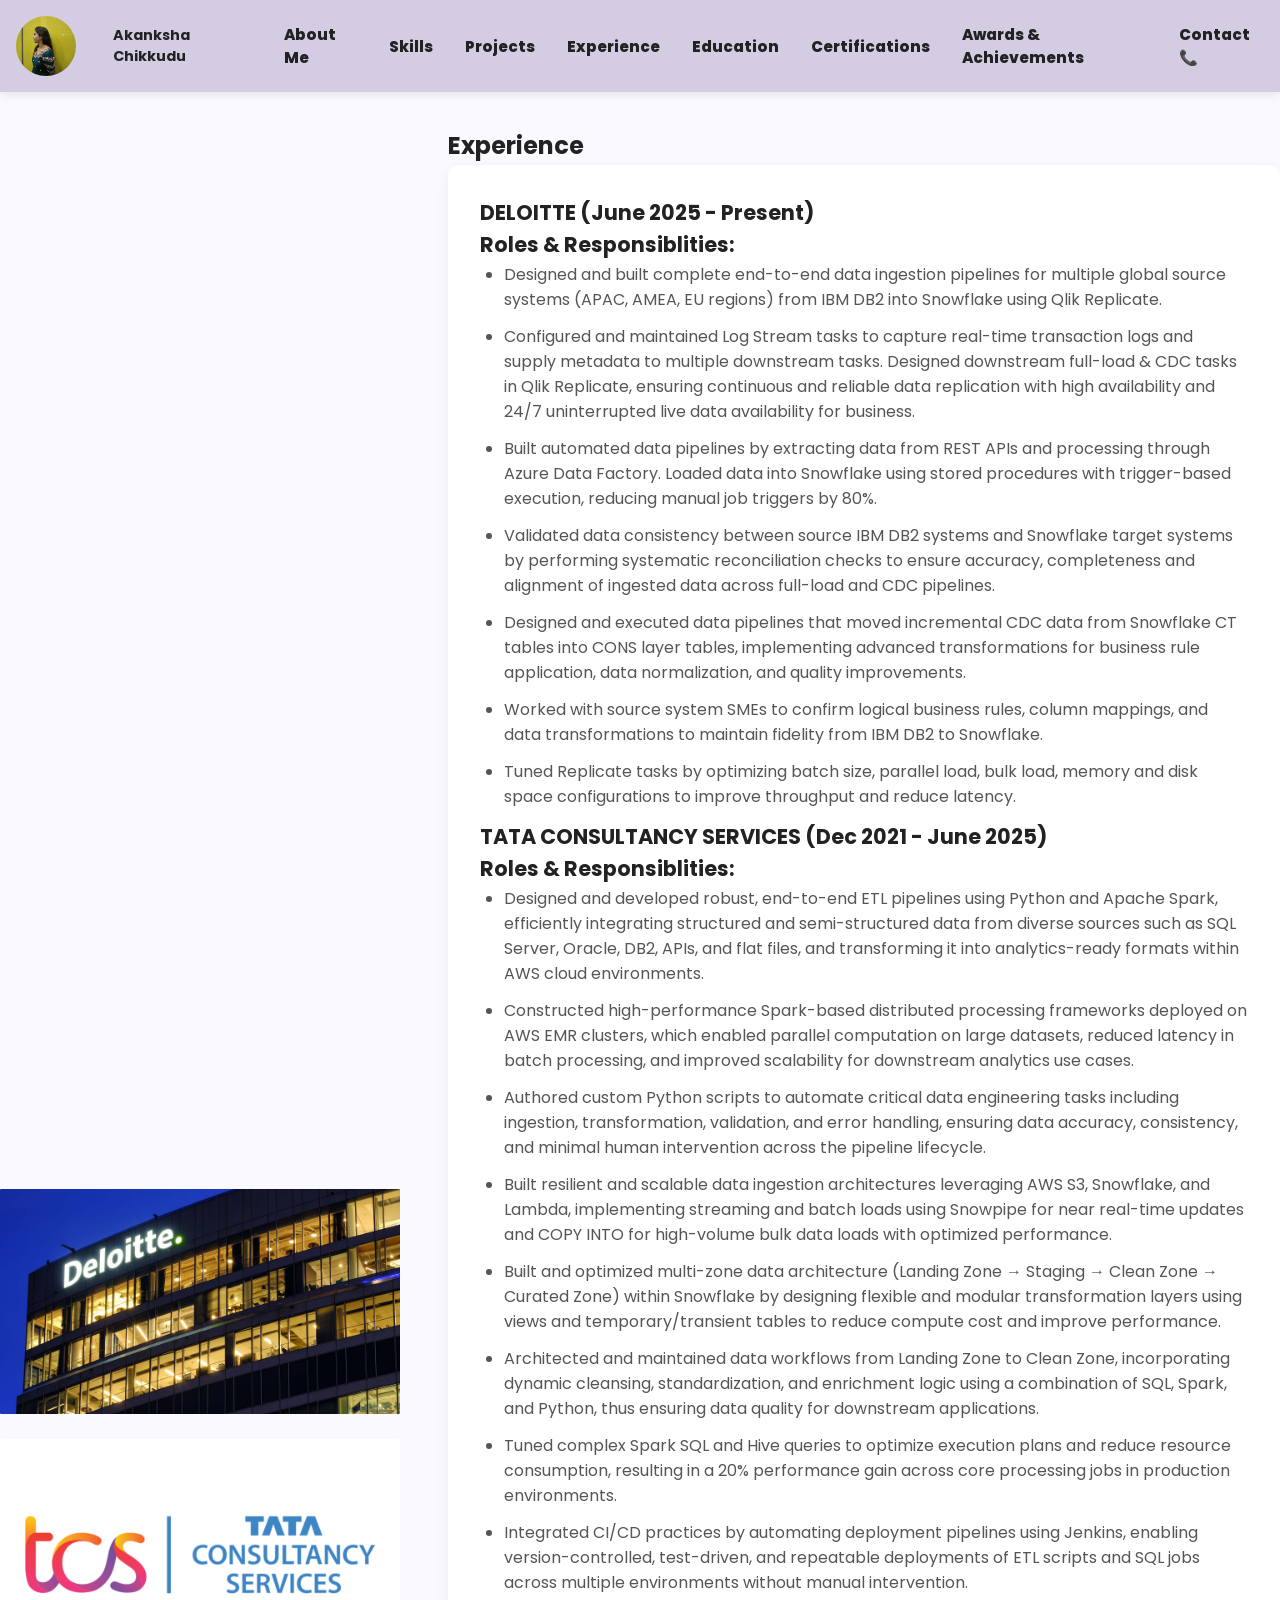
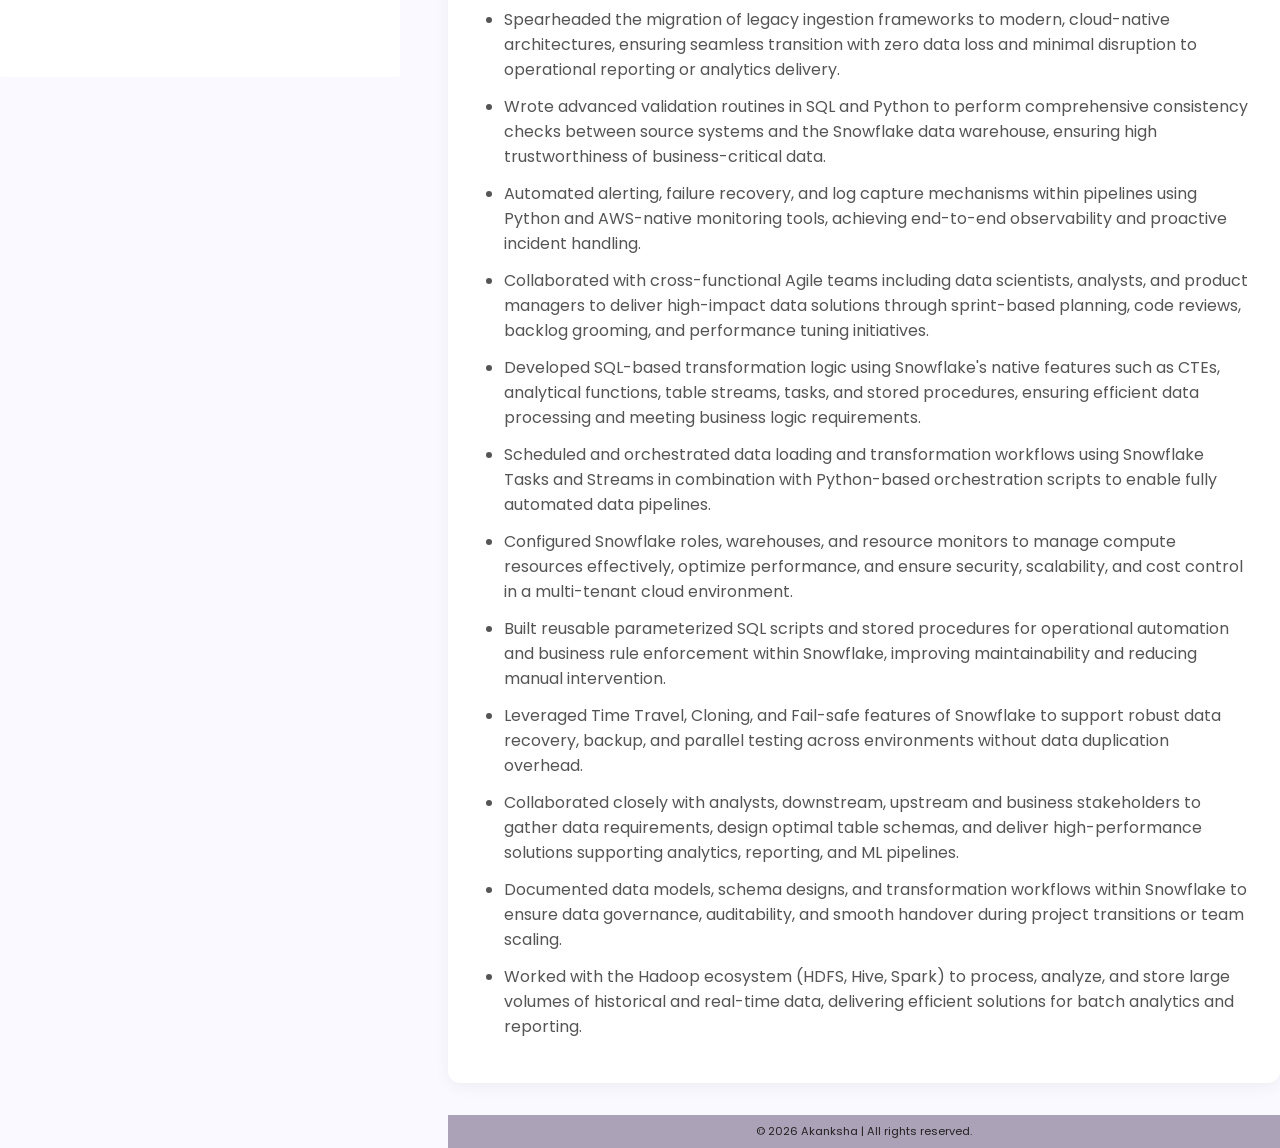
<file: experience.html>
<!DOCTYPE html>
<html lang="en">
<head>
  <meta charset="UTF-8" />
  <meta name="viewport" content="width=device-width, initial-scale=1.0" />
  <title>Certifications | Akanksha</title>
  <link href="https://fonts.googleapis.com/css2?family=Poppins:wght@300;500;700&display=swap" rel="stylesheet">
  <link rel="stylesheet" href="https://cdnjs.cloudflare.com/ajax/libs/font-awesome/6.5.0/css/all.min.css">
  <style>
    * {
      margin: 0;
      padding: 0;
      box-sizing: border-box;
    }
    body {
      font-family: 'Poppins', sans-serif;
      color: #222;
      background: #f9f9ff;
    }
    nav {
      position: fixed;
      top: 0;
      width: 100%;
      background: #d3cce3;
      display: flex;
      justify-content: center;
      align-items: center;
      gap: 2rem;
      padding: 1rem;
      box-shadow: 0 2px 10px rgba(0,0,0,0.1);
      z-index: 1000;
      font-size: 2rem;
    }
    nav img {
      height: 60px;
      width: 60px;
      border-radius: 50%;
    }
    nav span {
      font-weight: bold;
      margin-left: 0.3rem;
      font-size: 0.9rem;
    }
    nav a {
      color: #222;
      text-decoration: none;
      font-weight: 800;
      font-size: 0.95rem;
    }
    .container {
      padding-top: 8rem;
      max-width: 1900px;
      margin: auto;
      display: flex;
      align-items: center;
      justify-content: flex-start;
      gap: 3rem;
    }
     /* IMAGES COLUMN */
    .images {
      display: flex;
      flex-direction: column;
      gap: 15px;
    }
    .profile-img {
      width: 400px;
      height: auto;
      border-radius: 1px;
      object-fit: cover;
    }
    .content {
      flex: 1;
    }
    .profile-img {
      display: block;
      margin-bottom: 10px;
    }
    h1 {
      font-size: 1.5rem;
      margin-bottom: 0.1rem;
    }
    h2 {
      font-size: 1.3rem;
      margin-bottom: 0.1rem;
    }
    h3 {
      font-size: 0.1rem;
      margin-bottom: 0.1rem;
    }
  
    .section {
      background: #fff;
      padding: 2rem;
      margin-bottom: 2rem;
      border-radius: 12px;
      box-shadow: 0 4px 15px rgba(0,0,0,0.05);
      font-size: 1.3rem;
      text-align: left;
    }
    .section h3 {
      color: #333;
      margin-bottom: 0.75rem;
      font-size: 1.7rem;
    }
    .section ul {
      padding-left: 1.5rem;
      font-size: 1rem;
      color: #555;
    }
    .section ul li {
      margin-bottom: 0.75rem;
    }
    .contact {
      background: #fff;
      padding: 2rem;
      border-radius: 12px;
      box-shadow: 0 4px 15px rgba(0,0,0,0.05);
      font-size: 1.3rem;
    }
    .contact h3 {
      font-size: 1.7rem;
      margin-bottom: 1rem;
    }
    .contact p, .contact a {
      margin-bottom: 0.75rem;
      display: flex;
      align-items: center;
      color: #555;
      font-size: 1.2rem;
      text-decoration: none;
    }
    .contact i {
      margin-right: 0.5rem;
      color: #0077b5;
    }
    .contact a[href*="github"] i {
      color: #333;
    }
   footer {
      text-align: center;
      padding: 0.5rem;
      background: #aca2b8;
      margin-top: 1rem;
      font-size: 0.7rem;
    }
    .experience {
  width: 80%;
  margin: auto;
  font-family: Arial, sans-serif;
}

.exp-block {
  margin-bottom: 40px;
}

.exp-header {
  display: flex;
  align-items: center;
  gap: 15px;
  margin-bottom: 10px;
}

.company-logo {
  width: 80px;
  height: auto;
  border-radius: 8px;
}

.exp-header h3 {
  margin: 0;
  font-size: 18px;
}

.exp-header h4 {
  margin: 5px 0 0;
  font-size: 14px;
  color: #555;
}

ul {
  padding-left: 20px;
}
  </style>
</head>
<body>
  <nav>
<img src="profile.jpg" alt="Akanksha">
    <span>Akanksha Chikkudu</span>
    <a href="Aboutme.html">About Me</a>
    <a href="skills.html">Skills</a>
    <a href="projects.html">Projects</a>
    <a href="experience.html">Experience</a>
    <a href="education.html">Education</a>
    <a href="certifications.html">Certifications</a>
    <a href="Awards.html">Awards & Achievements</a>
    <a href="Contact.html">Contact 📞</a>
  </nav>
    <div class="container">
    <!-- LEFT SIDE IMAGES -->
    <div class="images">
      <img src="Deloitte.jpg" class="profile-img">
      <img src="tcs.png" class="profile-img">
    </div>
    <div class="content">
      <h1>Experience</h1>
      <div class="section">
        <h2>DELOITTE  (June 2025 - Present)</h2>
        <h2>Roles & Responsiblities:</h2>
        <ul>
        <li>Designed and built complete end-to-end data ingestion pipelines for multiple global source systems (APAC, AMEA, EU regions) from IBM DB2 into Snowflake using Qlik Replicate.</li>
        <li>Configured and maintained Log Stream tasks to capture real-time transaction logs and supply metadata to multiple downstream tasks. Designed downstream full-load & CDC tasks in Qlik Replicate, ensuring continuous and reliable data replication with high availability and 24/7 uninterrupted live data availability for business.</li>
        <li>Built automated data pipelines by extracting data from REST APIs and processing through Azure Data Factory. Loaded data into Snowflake using stored procedures with trigger-based execution, reducing manual job triggers by 80%.</li>
        <li>Validated data consistency between source IBM DB2 systems and Snowflake target systems by performing systematic reconciliation checks to ensure accuracy, completeness and alignment of ingested data across full-load and CDC pipelines.</li>
        <li>Designed and executed data pipelines that moved incremental CDC data from Snowflake CT tables into CONS layer tables, implementing advanced transformations for business rule application, data normalization, and quality improvements.</li>
        <li>Worked with source system SMEs to confirm logical business rules, column mappings, and data transformations to maintain fidelity from IBM DB2 to Snowflake.</li>
        <li>Tuned Replicate tasks by optimizing batch size, parallel load, bulk load, memory and disk space configurations to improve throughput and reduce latency.</li>
        </ul>

        <h2>TATA CONSULTANCY SERVICES  (Dec 2021 - June 2025)</h2>
        <h2>Roles & Responsiblities:</h2>      
        <ul>
          <li>Designed and developed robust, end-to-end ETL pipelines using Python and Apache Spark, efficiently integrating structured and semi-structured data from diverse sources such as SQL Server, Oracle, DB2, APIs, and flat files, and transforming it into analytics-ready formats within AWS cloud environments.</li>
          <li>Constructed high-performance Spark-based distributed processing frameworks deployed on AWS EMR clusters, which enabled parallel computation on large datasets, reduced latency in batch processing, and improved scalability for downstream analytics use cases.</li>
          <li>Authored custom Python scripts to automate critical data engineering tasks including ingestion, transformation, validation, and error handling, ensuring data accuracy, consistency, and minimal human intervention across the pipeline lifecycle.</li>
          <li>Built resilient and scalable data ingestion architectures leveraging AWS S3, Snowflake, and Lambda, implementing streaming and batch loads using Snowpipe for near real-time updates and COPY INTO for high-volume bulk data loads with optimized performance.</li>
          <li>Built and optimized multi-zone data architecture (Landing Zone → Staging → Clean Zone → Curated Zone) within Snowflake by designing flexible and modular transformation layers using views and temporary/transient tables to reduce compute cost and improve performance.</li>
          <li>Architected and maintained data workflows from Landing Zone to Clean Zone, incorporating dynamic cleansing, standardization, and enrichment logic using a combination of SQL, Spark, and Python, thus ensuring data quality for downstream applications.</li>
          <li>Tuned complex Spark SQL and Hive queries to optimize execution plans and reduce resource consumption, resulting in a 20% performance gain across core processing jobs in production environments.</li>
          <li>Integrated CI/CD practices by automating deployment pipelines using Jenkins, enabling version-controlled, test-driven, and repeatable deployments of ETL scripts and SQL jobs across multiple environments without manual intervention.</li>
          <li>Spearheaded the migration of legacy ingestion frameworks to modern, cloud-native architectures, ensuring seamless transition with zero data loss and minimal disruption to operational reporting or analytics delivery.</li>
          <li>Wrote advanced validation routines in SQL and Python to perform comprehensive consistency checks between source systems and the Snowflake data warehouse, ensuring high trustworthiness of business-critical data.</li>
          <li>Automated alerting, failure recovery, and log capture mechanisms within pipelines using Python and AWS-native monitoring tools, achieving end-to-end observability and proactive incident handling.</li>
          <li>Collaborated with cross-functional Agile teams including data scientists, analysts, and product managers to deliver high-impact data solutions through sprint-based planning, code reviews, backlog grooming, and performance tuning initiatives.</li>
          <li>Developed SQL-based transformation logic using Snowflake's native features such as CTEs, analytical functions, table streams, tasks, and stored procedures, ensuring efficient data processing and meeting business logic requirements.</li>
          <li>Scheduled and orchestrated data loading and transformation workflows using Snowflake Tasks and Streams in combination with Python-based orchestration scripts to enable fully automated data pipelines.</li>
          <li>Configured Snowflake roles, warehouses, and resource monitors to manage compute resources effectively, optimize performance, and ensure security, scalability, and cost control in a multi-tenant cloud environment.</li>
          <li>Built reusable parameterized SQL scripts and stored procedures for operational automation and business rule enforcement within Snowflake, improving maintainability and reducing manual intervention.</li>
          <li>Leveraged Time Travel, Cloning, and Fail-safe features of Snowflake to support robust data recovery, backup, and parallel testing across environments without data duplication overhead.</li>
          <li>Collaborated closely with analysts, downstream, upstream and business stakeholders to gather data requirements, design optimal table schemas, and deliver high-performance solutions supporting analytics, reporting, and ML pipelines.</li>
          <li>Documented data models, schema designs, and transformation workflows within Snowflake to ensure data governance, auditability, and smooth handover during project transitions or team scaling.</li>
          <li>Worked with the Hadoop ecosystem (HDFS, Hive, Spark) to process, analyze, and store large volumes of historical and real-time data, delivering efficient solutions for batch analytics and reporting.</li>
        </ul>
      </div>

  <footer>
    <p>&copy; 2026 Akanksha | All rights reserved.</p>
  </footer>
</body>
</html>
</file>
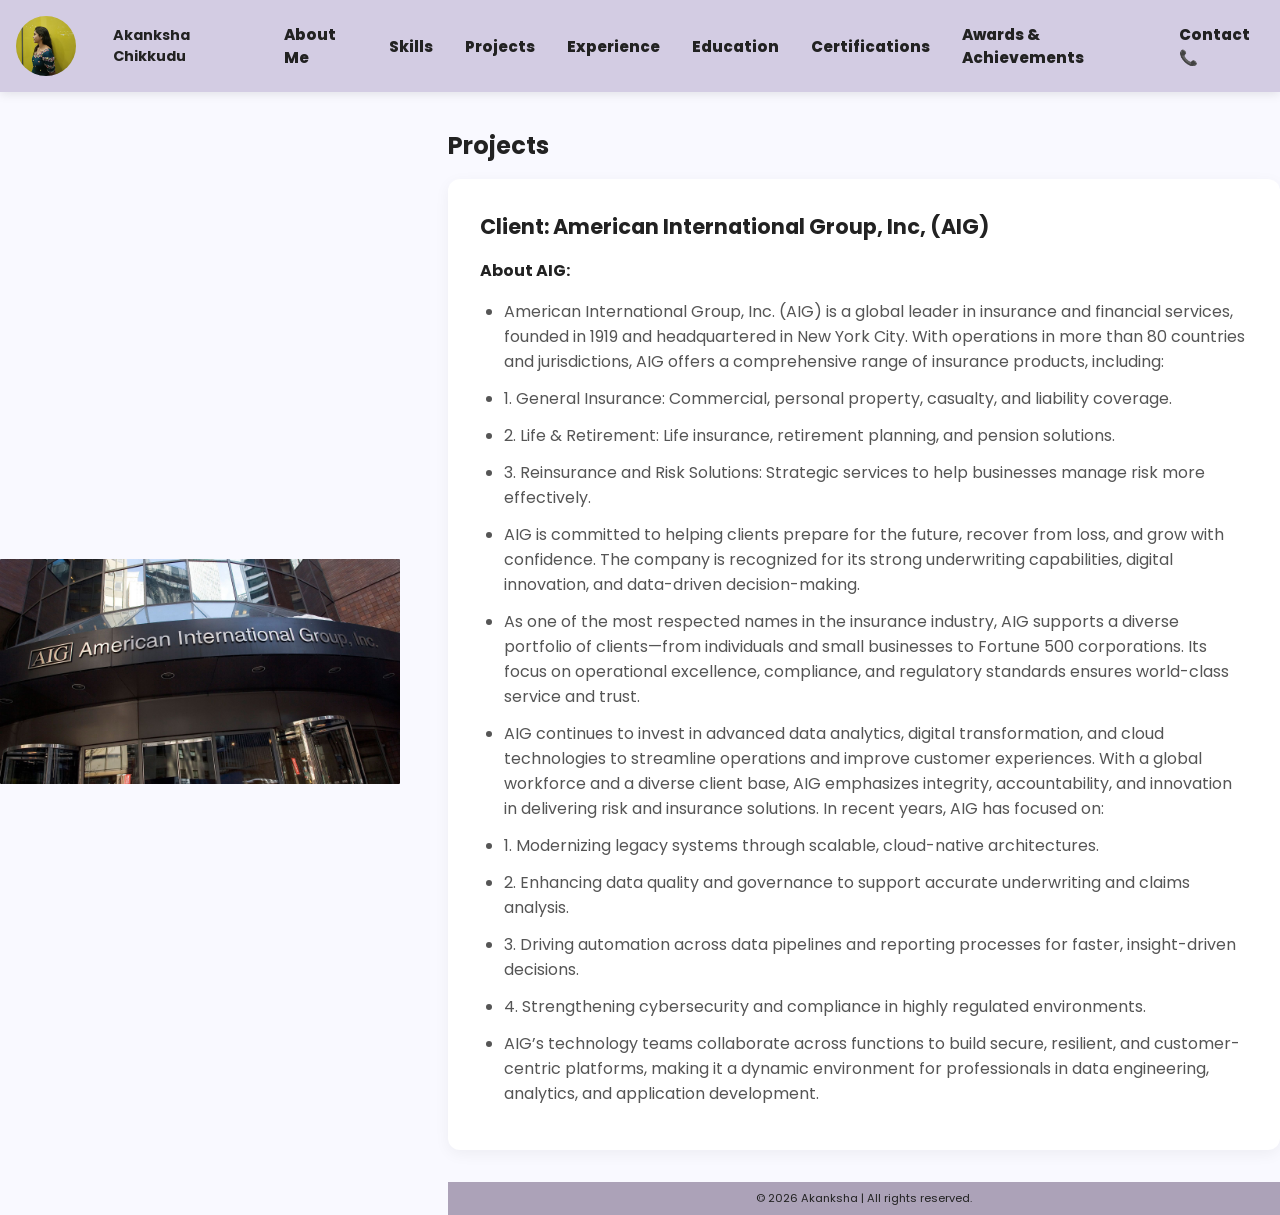
<file: projects.html>
<!DOCTYPE html>
<html lang="en">
<head>
  <meta charset="UTF-8" />
  <meta name="viewport" content="width=device-width, initial-scale=1.0" />
  <title>Certifications | Akanksha</title>
  <link href="https://fonts.googleapis.com/css2?family=Poppins:wght@300;500;700&display=swap" rel="stylesheet">
  <link rel="stylesheet" href="https://cdnjs.cloudflare.com/ajax/libs/font-awesome/6.5.0/css/all.min.css">
  <style>
    * {
      margin: 0;
      padding: 0;
      box-sizing: border-box;
    }
    body {
      font-family: 'Poppins', sans-serif;
      color: #222;
      background: #f9f9ff;
    }
    nav {
      position: fixed;
      top: 0;
      width: 100%;
      background: #d3cce3;
      display: flex;
      justify-content: center;
      align-items: center;
      gap: 2rem;
      padding: 1rem;
      box-shadow: 0 2px 10px rgba(0,0,0,0.1);
      z-index: 1000;
      font-size: 2rem;
    }
    nav img {
      height: 60px;
      width: 60px;
      border-radius: 50%;
    }
    nav span {
      font-weight: bold;
      margin-left: 0.3rem;
      font-size: 0.9rem;
    }
    nav a {
      color: #222;
      text-decoration: none;
      font-weight: 800;
      font-size: 0.95rem;
    }
    .container {
      padding-top: 8rem;
      max-width: 1900px;
      margin: auto;
      display: flex;
      align-items: center;
      justify-content: flex-start;
      gap: 3rem;
    }
    .profile-img {
      width: 400px;
      height: auto;
      border-radius: 1px;
      object-fit: cover;
    }
    .content {
      flex: 1;
    }
    h1 {
      font-size: 1.5rem;
      margin-bottom: 1rem;
    }
     h4 {
      font-size: 1rem;
      margin-bottom: 1rem;
    }
    .section {
      background: #fff;
      padding: 2rem;
      margin-bottom: 2rem;
      border-radius: 12px;
      box-shadow: 0 4px 15px rgba(0,0,0,0.05);
      font-size: 1.3rem;
      text-align: left;
    }
    .section h3 {
      color: #333;
      margin-bottom: 0.75rem;
      font-size: 0.99rem;
    }
    .section ul {
      padding-left: 1.5rem;
      font-size: 1.6rem;
      color: #555;
    }
    .section ul li {
      font-size: 1rem;
      margin-bottom: 0.75rem;
    }
    .contact {
      background: #fff;
      padding: 2rem;
      border-radius: 12px;
      box-shadow: 0 4px 15px rgba(0,0,0,0.05);
      font-size: 1.3rem;
    }
    .contact h3 {
      font-size: 0.999rem;
      margin-bottom: 0.75rem;
    }
    .contact p, .contact a {
      margin-bottom: 0.75rem;
      display: flex;
      align-items: center;
      color: #555;
      font-size: 1.2rem;
      text-decoration: none;
    }
    h2 {
      font-size: 1.3rem;
      margin-bottom: 1rem;
    }
    .contact i {
      margin-right: 0.5rem;
      color: #0077b5;
    }
    .contact a[href*="github"] i {
      color: #333;
    }
    footer {
      text-align: center;
      padding: 0.5rem;
      background: #aca2b8;
      margin-top: 1rem;
      font-size: 0.7rem;
    }
  </style>
</head>
<body>
  <nav>
  <img src="profile.jpg" alt="Akanksha">
    <span>Akanksha Chikkudu</span>
    <a href="Aboutme.html">About Me</a>
    <a href="skills.html">Skills</a>
    <a href="projects.html">Projects</a>
    <a href="experience.html">Experience</a>
    <a href="education.html">Education</a>
    <a href="certifications.html">Certifications</a>
    <a href="Awards.html">Awards & Achievements</a>
    <a href="Contact.html">Contact 📞</a>
  </nav>

  <div class="container">
    <img src="AIG.jpg" alt="Akanksha" class="profile-img">
    <div class="content">
      <h1>Projects</h1>
      <div class="section">
        <h2>Client: American International Group, Inc, (AIG)</h2>
        <h4>About AIG:</h4>
        <ul>
          <li>American International Group, Inc. (AIG) is a global leader in insurance and financial services, founded in 1919 and headquartered in New York City. With operations in more than 80 countries and jurisdictions, AIG offers a comprehensive range of insurance products, including:</li>
          <li>1. General Insurance: Commercial, personal property, casualty, and liability coverage.</li>
          <li>2. Life & Retirement: Life insurance, retirement planning, and pension solutions.</li>
          <li>3. Reinsurance and Risk Solutions: Strategic services to help businesses manage risk more effectively.</li>
          <li>AIG is committed to helping clients prepare for the future, recover from loss, and grow with confidence. The company is recognized for its strong underwriting capabilities, digital innovation, and data-driven decision-making.</li>
          <li>As one of the most respected names in the insurance industry, AIG supports a diverse portfolio of clients—from individuals and small businesses to Fortune 500 corporations. Its focus on operational excellence, compliance, and regulatory standards ensures world-class service and trust.</li>
          <li>AIG continues to invest in advanced data analytics, digital transformation, and cloud technologies to streamline operations and improve customer experiences. With a global workforce and a diverse client base, AIG emphasizes integrity, accountability, and innovation in delivering risk and insurance solutions. In recent years, AIG has focused on:</li>
          <li>1. Modernizing legacy systems through scalable, cloud-native architectures.</li>
          <li>2. Enhancing data quality and governance to support accurate underwriting and claims analysis.</li>
          <li>3. Driving automation across data pipelines and reporting processes for faster, insight-driven decisions.</li>
          <li>4. Strengthening cybersecurity and compliance in highly regulated environments.</li>
          <li>AIG’s technology teams collaborate across functions to build secure, resilient, and customer-centric platforms, making it a dynamic environment for professionals in data engineering, analytics, and application development.</li>
        </ul>
      </div>


  <footer>
    <p>&copy; 2026 Akanksha | All rights reserved.</p>
  </footer>
</body>
</html>
</file>
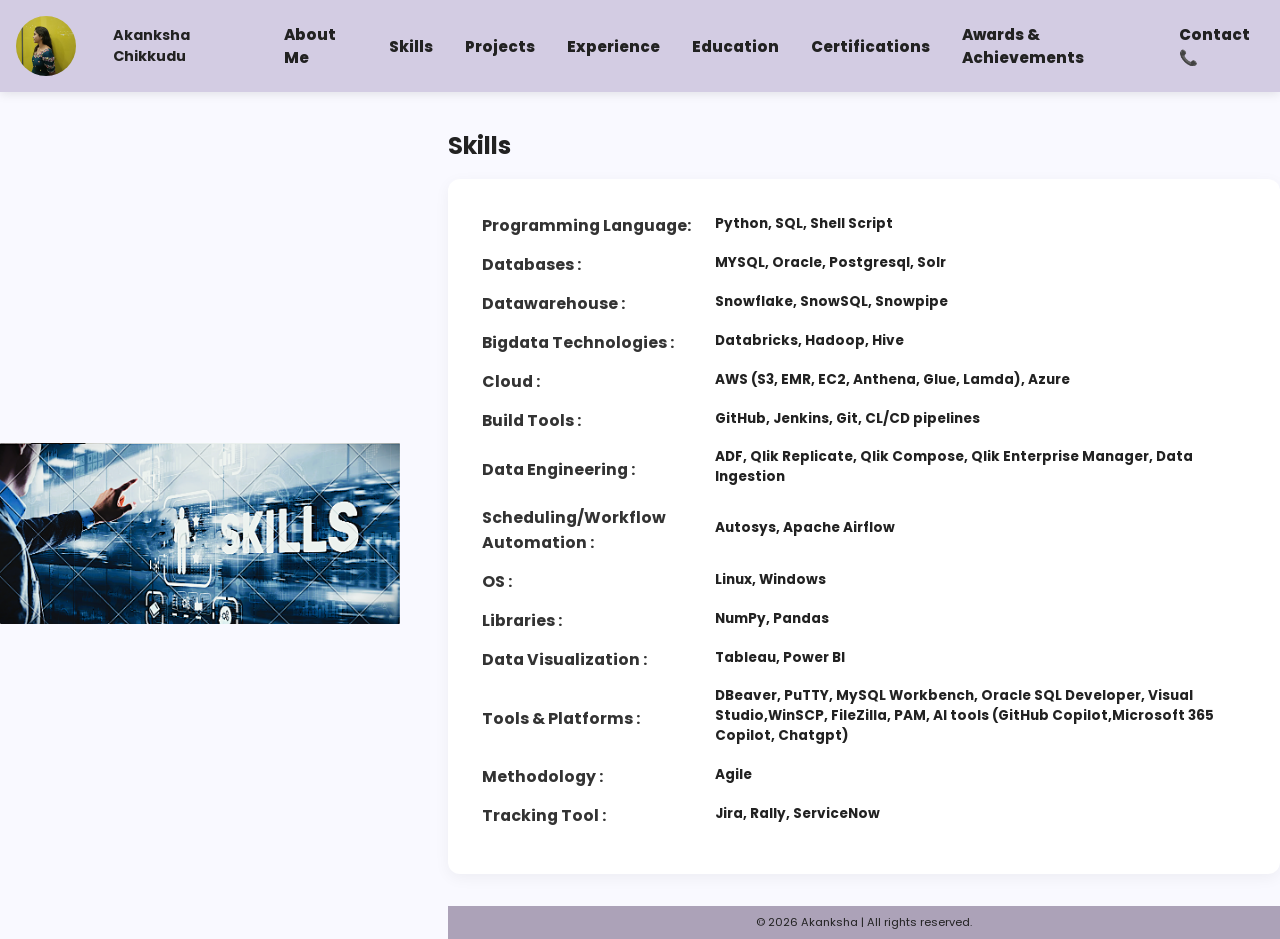
<file: skills.html>
<!DOCTYPE html>
<html lang="en">
<head>
  <meta charset="UTF-8" />
  <meta name="viewport" content="width=device-width, initial-scale=1.0" />
  <title>Certifications | Akanksha</title>
  <link href="https://fonts.googleapis.com/css2?family=Poppins:wght@300;500;700&display=swap" rel="stylesheet">
  <link rel="stylesheet" href="https://cdnjs.cloudflare.com/ajax/libs/font-awesome/6.5.0/css/all.min.css">
  <style>
    * {
      margin: 0;
      padding: 0;
      box-sizing: border-box;
    }
    body {
      font-family: 'Poppins', sans-serif;
      color: #222;
      background: #f9f9ff;
    }
    nav {
      position: fixed;
      top: 0;
      width: 100%;
      background: #d3cce3;
      display: flex;
      justify-content: center;
      align-items: center;
      gap: 2rem;
      padding: 1rem;
      box-shadow: 0 2px 10px rgba(0,0,0,0.1);
      z-index: 1000;
      font-size: 2rem;
    }
    nav img {
      height: 60px;
      width: 60px;
      border-radius: 50%;
    }
    nav span {
      font-weight: bold;
      margin-left: 0.3rem;
      font-size: 0.9rem;
    }
    nav a {
      color: #222;
      text-decoration: none;
      font-weight: 800;
      font-size: 0.95rem;
    }
    .container {
      padding-top: 8rem;
      max-width: 1900px;
      margin: auto;
      display: flex;
      align-items: center;
      justify-content: flex-start;
      gap: 3rem;
    }
    .profile-img {
      width: 400px;
      height: auto;
      border-radius: 1px;
      object-fit: cover;
    }
    .content {
      flex: 1;
    }
    h1 {
      font-size: 1.5rem;
      margin-bottom: 1rem;
    }
     h4 {
      font-size: 0.85rem;
      margin-bottom: 1rem;
    }
    .section {
      background: #fff;
      padding: 2rem;
      margin-bottom: 2rem;
      border-radius: 12px;
      box-shadow: 0 4px 15px rgba(0,0,0,0.05);
      font-size: 1.3rem;
      text-align: left;
    }
    .section h3 {
      color: #333;
      margin-bottom: 0.75rem;
      font-size: 0.99rem;
    }
    .section ul {
      padding-left: 1.5rem;
      font-size: 1.6rem;
      color: #555;
    }
    .section ul li {
      margin-bottom: 0.75rem;
    }
    .contact {
      background: #fff;
      padding: 2rem;
      border-radius: 12px;
      box-shadow: 0 4px 15px rgba(0,0,0,0.05);
      font-size: 1.3rem;
    }
    .contact h3 {
      font-size: 0.999rem;
      margin-bottom: 0.75rem;
    }
    .contact p, .contact a {
      margin-bottom: 0.75rem;
      display: flex;
      align-items: center;
      color: #555;
      font-size: 1.2rem;
      text-decoration: none;
    }
    .contact i {
      margin-right: 0.5rem;
      color: #0077b5;
    }
    .contact a[href*="github"] i {
      color: #333;
    }
    footer {
      text-align: center;
      padding: 0.5rem;
      background: #aca2b8;
      margin-top: 1rem;
      font-size: 0.7rem;
    }
  </style>
</head>
<body>
  <nav>
<img src="profile.jpg" alt="Akanksha">
    <span>Akanksha Chikkudu</span>
    <a href="Aboutme.html">About Me</a>
    <a href="skills.html">Skills</a>
    <a href="projects.html">Projects</a>
    <a href="experience.html">Experience</a>
    <a href="education.html">Education</a>
    <a href="certifications.html">Certifications</a>
    <a href="Awards.html">Awards & Achievements</a>
    <a href="Contact.html">Contact 📞</a>
  </nav>

  <div class="container">
    <img src="skills.png" alt="Akanksha" class="profile-img">
    <div class="content">
      <h1>Skills</h1>
      <div class="section">
        <table>
    <tr>
      <td><h3>Programming Language:  </h3></td>
      <td><h4>   Python, SQL, Shell Script</h4></td>
    </tr>
    <tr>
      <td><h3>Databases                 :</h3></td>
      <td><h4>MYSQL, Oracle, Postgresql, Solr</h4></td>
    </tr>
    <tr>
      <td><h3>Datawarehouse :</h3></td>
      <td><h4>Snowflake, SnowSQL, Snowpipe</h4></td>
    </tr>
    <tr>
      <td><h3>Bigdata Technologies :</h3></td>
      <td><h4>Databricks, Hadoop, Hive</h4></td>
    </tr>
    <tr>
      <td><h3>Cloud :</h3></td>
      <td><h4>AWS (S3, EMR, EC2, Anthena, Glue, Lamda), Azure</h4></td>
    </tr>
    <tr>
      <td><h3>Build Tools :</h3></td>
      <td><h4>GitHub, Jenkins, Git, CL/CD pipelines</h4></td>
    </tr>
    <tr>
      <td><h3>Data Engineering :</h3></td>
      <td><h4> ADF, Qlik Replicate, Qlik Compose, Qlik Enterprise Manager, Data Ingestion</h4></td>
    </tr>
<tr>
      <td><h3>Scheduling/Workflow Automation :</h3></td>
      <td><h4>Autosys, Apache Airflow</h4></td>
    </tr>
    <tr>
      <td><h3>OS :</h3></td>
      <td><h4>Linux, Windows</h4></td>
    </tr>
    <tr>
      <td><h3>Libraries :</h3></td>
      <td><h4>NumPy, Pandas</h4></td>
    </tr>
    <tr>
      <td><h3>Data Visualization :</h3></td>
      <td><h4>Tableau, Power BI</h4></td>
    </tr>
    <tr>
      <td><h3>Tools & Platforms :</h3></td>
      <td><h4> DBeaver, PuTTY, MySQL Workbench, Oracle SQL Developer, Visual Studio,WinSCP, FileZilla, PAM, AI tools (GitHub Copilot,Microsoft 365 Copilot, Chatgpt)</h4></td>
    </tr>
    <tr>
      <td><h3>Methodology :</h3></td>
      <td><h4>Agile</h4></td>
    </tr>
    <tr>
      <td><h3>Tracking Tool :</h3></td>
      <td><h4>Jira, Rally, ServiceNow</h4></td>
    </tr>
  </table>
  </div>

<footer>
    <p>&copy; 2026 Akanksha | All rights reserved.</p>
  </footer>
</body>
</html>
</file>
